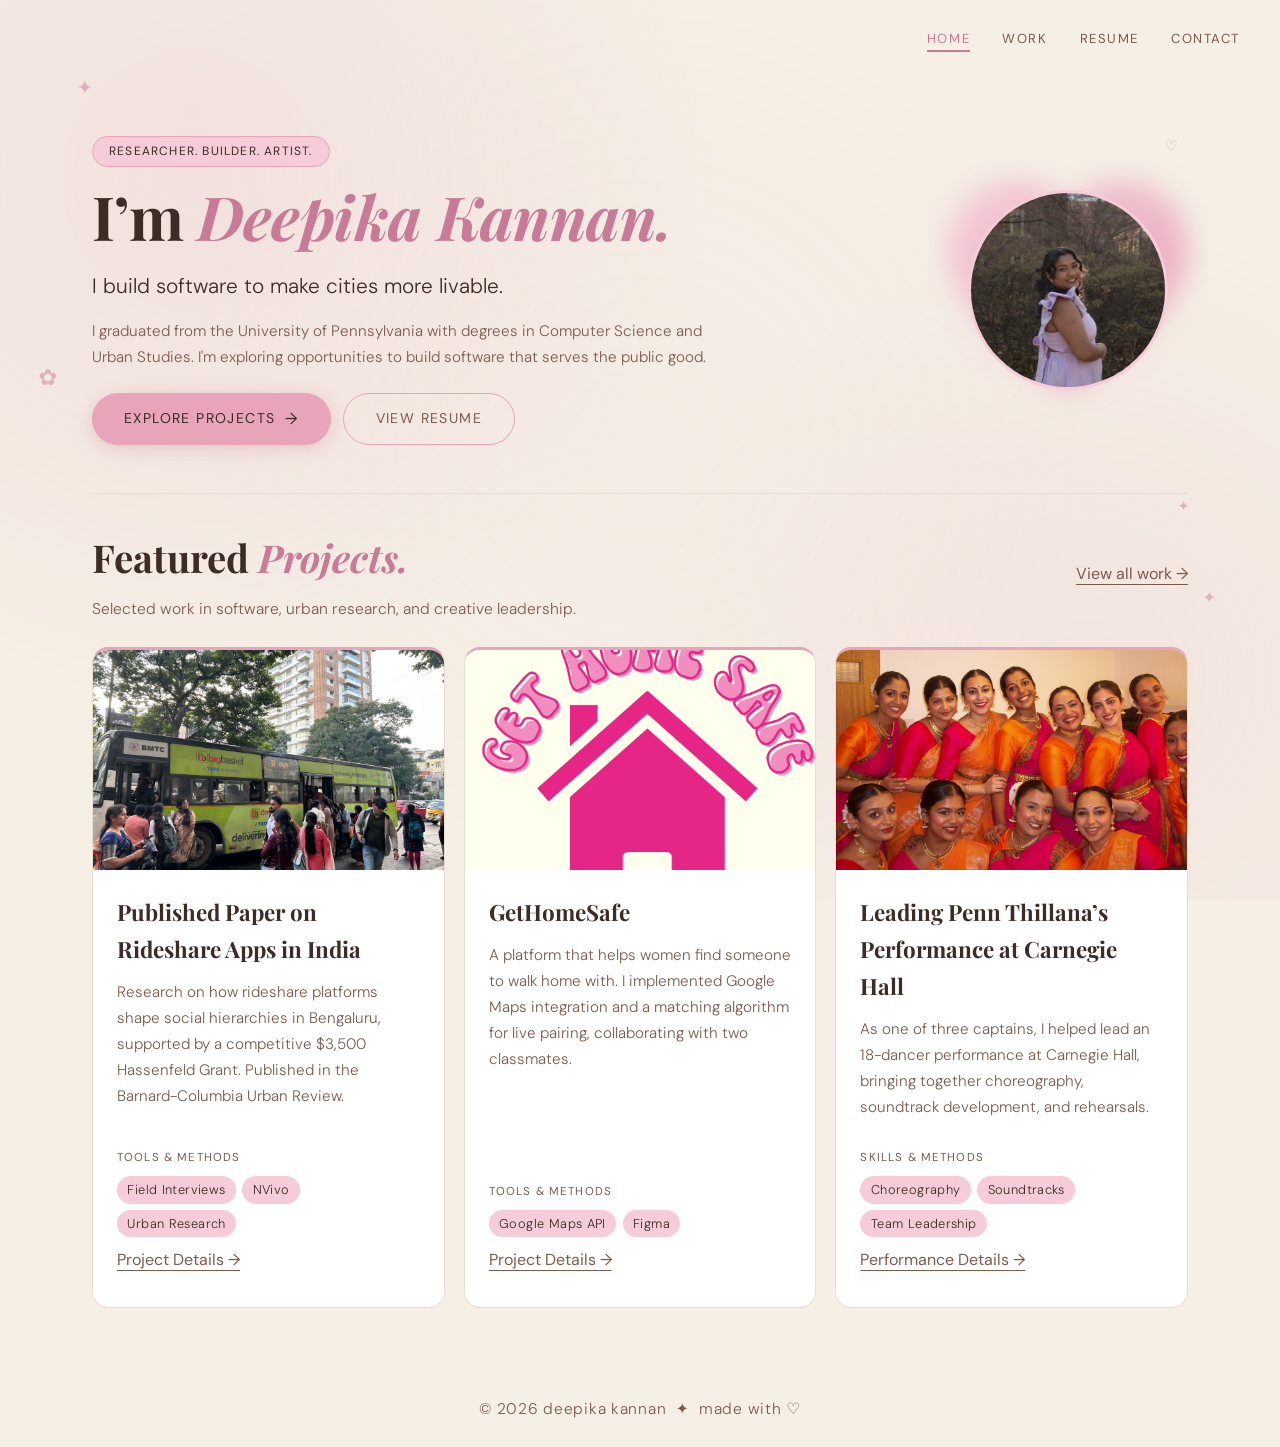
<file: index.html>
<!DOCTYPE html>
<html lang="en">
<head>
  <meta charset="UTF-8" />
  <meta name="viewport" content="width=device-width, initial-scale=1.0" />
  <title>Deepika Kannan | Software Engineer</title>
  <meta name="description" content="Deepika Kannan is a software engineer with a background in urban research and an interest in public-interest technology. Explore selected projects and work.">
  <link rel="preconnect" href="https://fonts.googleapis.com">
  <link rel="preconnect" href="https://fonts.gstatic.com" crossorigin>
  <link href="https://fonts.googleapis.com/css2?family=Playfair+Display:ital,wght@0,400;0,700;1,400&family=DM+Sans:ital,wght@0,300;0,400;1,300&display=swap" rel="stylesheet">
  <link rel="stylesheet" href="styles.css?v=cc1fc5e7da">
  <link rel="stylesheet" href="board.css?v=afcc39fd11">
  <style>
    /* ── heart frame (overrides .photo-frame from styles.css) ── */
    .photo-frame {
      position: relative;
      margin-bottom: 2.2rem;
      animation: fadeUp 0.9s ease both;
      display: flex;
      align-items: center;
      justify-content: center;
    }

    /* remove the old spinning ring */
    .photo-frame::before,
    .photo-frame::after {
      display: none;
    }

    .photo-frame img {
      width: 200px;
      height: 200px;
      border-radius: 50%;
      object-fit: cover;
      display: block;
      border: 3px solid var(--pink-light);
      position: relative;
      z-index: 2;
    }

    /* SVG heart sits behind the photo, pulses softly */
    .heart-bg {
      position: absolute;
      top: 50%;
      left: 50%;
      transform: translate(-50%, -50%);
      z-index: 1;
      animation: heartPulse 2.8s ease-in-out infinite;
      pointer-events: none;
    }

    @keyframes heartPulse {
      0%, 100% { transform: translate(-50%, -50%) scale(1);   opacity: 0.55; }
      50%       { transform: translate(-50%, -50%) scale(1.1); opacity: 0.85; }
    }
  </style>
</head>
<body class="home-page">

  <!-- floating decorations -->
  <span class="sparkle" aria-hidden="true">✦</span>
  <span class="sparkle" aria-hidden="true">♡</span>
  <span class="sparkle" aria-hidden="true">✿</span>
  <span class="sparkle" aria-hidden="true">✦</span>
  <span class="sparkle" aria-hidden="true">❋</span>
  <span class="sparkle" aria-hidden="true">♡</span>
  <span class="sparkle" aria-hidden="true">✦</span>
  <span class="sparkle" aria-hidden="true">✿</span>

  <header>
    <nav>
      <a href="index.html" class="active" aria-current="page">Home</a>
      <a href="work.html">Work</a>
      <a href="resume.html">Resume</a>
      <a href="contact.html">Contact</a>
    </nav>
  </header>

  <main class="home-main">
    <section class="home-hero" aria-labelledby="intro-title">
    <div class="photo-frame">
      <!-- soft blurred heart behind the photo -->
      <svg aria-hidden="true" class="heart-bg" width="280" height="260" viewBox="0 0 280 260" fill="none" xmlns="http://www.w3.org/2000/svg">
        <defs>
          <filter id="heartBlur" x="-30%" y="-30%" width="160%" height="160%">
            <feGaussianBlur stdDeviation="14" result="blur"/>
          </filter>
          <linearGradient id="heartGrad" x1="0%" y1="0%" x2="100%" y2="100%">
            <stop offset="0%"   stop-color="#f5ccd8"/>
            <stop offset="100%" stop-color="#e8a4b8"/>
          </linearGradient>
        </defs>
        <path
          d="M140 230 C140 230 20 160 20 90 C20 50 50 20 90 20 C112 20 132 32 140 50 C148 32 168 20 190 20 C230 20 260 50 260 90 C260 160 140 230 140 230Z"
          fill="url(#heartGrad)"
          filter="url(#heartBlur)"
        />
      </svg>

      <img
        src="assets/headshot.jpeg"
        alt="Portrait of Deepika Kannan"
      />
    </div>

    <div class="intro">
      <span class="tag">Researcher. Builder. Artist.</span>
      <h1 id="intro-title">I’m <em>Deepika Kannan.</em></h1>
      <p class="home-lead">I build software to make cities more livable.</p>
      <p class="cares">I graduated from the University of Pennsylvania with degrees in Computer Science and Urban Studies. I'm exploring opportunities to build software that serves the public good.</p>
      <div class="cta-wrap">
        <a href="work.html" class="btn btn-primary">explore projects <span class="arrow" aria-hidden="true">→</span></a>
        <a href="resume.html" class="btn btn-ghost">view resume</a>
      </div>
    </div>
    </section>

    <section class="featured-projects" id="featured-projects" aria-labelledby="featured-title">
      <div class="featured-heading">
        <div>
          <h2 class="section-title" id="featured-title">Featured <em>Projects.</em></h2>
          <p>Selected work in software, urban research, and creative leadership.</p>
        </div>
        <a href="work.html" class="home-work-link">View all work <span aria-hidden="true">→</span></a>
      </div>
      <div class="featured-grid">
        <a class="work-card featured-card-link" href="work.html#thesis">
          <img class="featured-card-image" src="assets/thesis-cover.jpg" alt="Cover of the Nobody Moves rideshare thesis" loading="lazy">
          <div class="work-card-body">
            <h3 class="work-card-title">Published Paper on Rideshare Apps in India</h3>
            <p class="work-card-desc">Research on how rideshare platforms shape social hierarchies in Bengaluru, supported by a competitive $3,500 Hassenfeld Grant. Published in the Barnard-Columbia Urban Review.</p>
            <p class="stack-label">Tools &amp; Methods</p>
            <div class="work-card-tags"><span class="work-tag">Field Interviews</span><span class="work-tag">NVivo</span><span class="work-tag">Urban Research</span></div>
            <span class="home-work-link">Project Details <span aria-hidden="true">→</span></span>
          </div>
        </a>
        <a class="work-card featured-card-link" href="work.html#gethomesafe">
          <img class="featured-card-image" src="assets/ghs.png" alt="GetHomeSafe project screenshot" loading="lazy">
          <div class="work-card-body">
            <h3 class="work-card-title">GetHomeSafe</h3>
            <p class="work-card-desc">A platform that helps women find someone to walk home with. I implemented Google Maps integration and a matching algorithm for live pairing, collaborating with two classmates.</p>
            <p class="stack-label">Tools &amp; Methods</p>
            <div class="work-card-tags"><span class="work-tag">Google Maps API</span><span class="work-tag">Figma</span></div>
            <span class="home-work-link">Project Details <span aria-hidden="true">→</span></span>
          </div>
        </a>
        <a class="work-card featured-card-link" href="work.html#thillana">
          <img class="featured-card-image" src="assets/carnegie.JPG" alt="Penn Thillana dancers performing at Carnegie Hall" loading="lazy">
          <div class="work-card-body">
            <h3 class="work-card-title">Leading Penn Thillana’s Performance at Carnegie Hall</h3>
            <p class="work-card-desc">As one of three captains, I helped lead an 18-dancer performance at Carnegie Hall, bringing together choreography, soundtrack development, and rehearsals.</p>
            <p class="stack-label">Skills &amp; Methods</p>
            <div class="work-card-tags"><span class="work-tag">Choreography</span><span class="work-tag">Soundtracks</span><span class="work-tag">Team Leadership</span></div>
            <span class="home-work-link">Performance Details <span aria-hidden="true">→</span></span>
          </div>
        </a>
      </div>
    </section>
  </main>

  <footer>
    <p>© <span id="year"></span> deepika kannan &nbsp;✦&nbsp; made with ♡</p>
  </footer>

  <script>
    document.getElementById("year").textContent = new Date().getFullYear();
  </script>
</body>
</html>
</file>
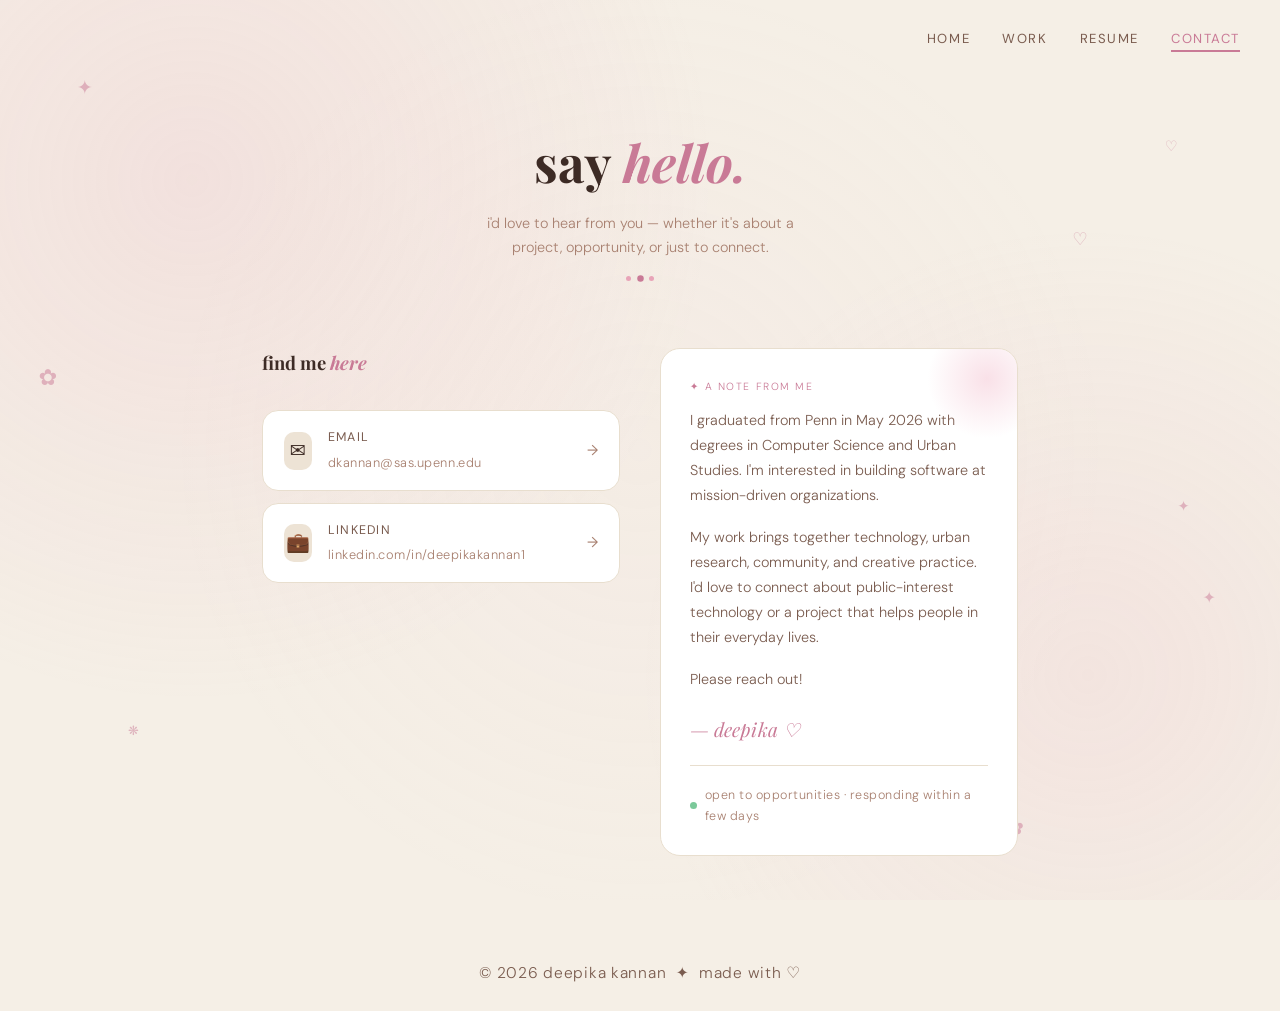
<file: contact.html>
<!DOCTYPE html>
<html lang="en">
<head>
  <meta charset="UTF-8" />
  <meta name="viewport" content="width=device-width, initial-scale=1.0" />
  <title>Contact | Deepika Kannan</title>
  <link rel="preconnect" href="https://fonts.googleapis.com">
  <link rel="preconnect" href="https://fonts.gstatic.com" crossorigin>
  <link href="https://fonts.googleapis.com/css2?family=Playfair+Display:ital,wght@0,400;0,700;1,400&family=DM+Sans:ital,wght@0,300;0,400;1,300&display=swap" rel="stylesheet">
  <link rel="stylesheet" href="styles.css?v=cc1fc5e7da">
  <style>

    .contact-page-header {
      position: relative;
      z-index: 5;
      text-align: center;
      padding: 2.5rem 2rem 0.5rem;
    }

    .contact-page-header h1 {
      font-family: var(--font-display);
      font-size: clamp(2rem, 5vw, 3.2rem);
      font-weight: 700;
      color: var(--text);
      margin-bottom: 0.4rem;
    }

    .contact-page-header h1 em {
      font-style: italic;
      color: var(--pink-deep);
    }

    .contact-page-header p {
      font-size: 0.9rem;
      color: var(--brown-light);
      line-height: 1.7;
      max-width: 360px;
      margin: 0 auto;
    }

    /* ── main layout: two columns on wider screens ── */
    .contact-body {
      position: relative;
      z-index: 5;
      display: grid;
      grid-template-columns: 1fr 1fr;
      gap: 2.5rem;
      max-width: 820px;
      margin: 2.5rem auto 5rem;
      padding: 0 2rem;
      align-items: start;
    }

    /* ── left: links list ── */
    .contact-links-col h2 {
      font-family: var(--font-display);
      font-size: 1.15rem;
      font-weight: 700;
      color: var(--text);
      margin-bottom: 1rem;
    }

    .contact-links-col h2 em {
      font-style: italic;
      color: var(--pink-deep);
    }

    .contact-links {
      display: flex;
      flex-direction: column;
      gap: 0.75rem;
    }

    .contact-link {
      display: flex;
      align-items: center;
      gap: 1rem;
      padding: 1rem 1.3rem;
      background: var(--white);
      border: 1px solid var(--beige-mid);
      border-radius: 16px;
      text-decoration: none;
      color: var(--text);
      transition: background 0.2s, border-color 0.2s, transform 0.2s, box-shadow 0.2s;
    }

    .contact-link:hover {
      background: var(--pink-light);
      border-color: var(--pink);
      transform: translateX(5px);
      box-shadow: 0 4px 18px rgba(201,122,150,0.13);
    }

    .contact-icon {
      width: 38px;
      height: 38px;
      border-radius: 10px;
      display: flex;
      align-items: center;
      justify-content: center;
      font-size: 1.1rem;
      flex-shrink: 0;
      background: var(--beige-dark);
      transition: background 0.2s;
    }

    .contact-link:hover .contact-icon {
      background: var(--pink);
    }

    .contact-text {
      flex: 1;
    }

    .contact-label {
      font-size: 0.78rem;
      font-weight: 400;
      letter-spacing: 0.1em;
      text-transform: uppercase;
      color: var(--brown);
      display: block;
      margin-bottom: 0.1rem;
      transition: color 0.2s;
    }

    .contact-link:hover .contact-label {
      color: var(--pink-deep);
    }

    .contact-value {
      font-size: 0.9rem;
      color: var(--text);
      font-weight: 300;
    }

    .contact-arrow {
      font-size: 0.9rem;
      color: var(--brown-light);
      transition: transform 0.2s, color 0.2s;
    }

    .contact-link:hover .contact-arrow {
      transform: translateX(3px);
      color: var(--pink-deep);
    }

    /* ── right: note card ── */
    .contact-note-col {
      position: sticky;
      top: 2rem;
    }

    .contact-note {
      background: var(--white);
      border: 1px solid var(--beige-mid);
      border-radius: 20px;
      padding: 1.8rem;
      position: relative;
      overflow: hidden;
    }

    /* soft pink blob in corner of card */
    .contact-note::before {
      content: '';
      position: absolute;
      top: -30px;
      right: -30px;
      width: 120px;
      height: 120px;
      border-radius: 50%;
      background: radial-gradient(circle, rgba(245,204,216,0.6) 0%, transparent 70%);
      pointer-events: none;
    }

    .note-tag {
      font-size: 0.65rem;
      letter-spacing: 0.15em;
      text-transform: uppercase;
      color: var(--pink-deep);
      margin-bottom: 0.8rem;
      display: block;
    }

    .contact-note p {
      font-size: 0.9rem;
      color: var(--text-light);
      line-height: 1.75;
      margin-bottom: 1rem;
    }

    .contact-note p:last-of-type {
      margin-bottom: 1.4rem;
    }

    .note-sign {
      font-family: var(--font-display);
      font-size: 1.2rem;
      font-style: italic;
      color: var(--pink-deep);
    }

    .note-divider {
      border: none;
      border-top: 1px solid var(--beige-mid);
      margin: 1.2rem 0;
    }

    .note-availability {
      display: flex;
      align-items: center;
      gap: 0.5rem;
      font-size: 0.78rem;
      color: var(--brown-light);
      letter-spacing: 0.04em;
    }

    .availability-dot {
      width: 7px;
      height: 7px;
      border-radius: 50%;
      background: #7bc99a;
      display: inline-block;
      box-shadow: 0 0 0 0 rgba(123,201,154,0.5);
      animation: ping 2s ease-in-out infinite;
      flex-shrink: 0;
    }

    @keyframes ping {
      0%, 100% { box-shadow: 0 0 0 0 rgba(123,201,154,0.5); }
      50%       { box-shadow: 0 0 0 5px rgba(123,201,154,0); }
    }

    /* ── responsive ── */
    @media (max-width: 620px) {
      .contact-body {
        grid-template-columns: 1fr;
        gap: 1.5rem;
        padding: 0 1.2rem;
        margin-top: 1.8rem;
      }

      .contact-note-col {
        position: static;
      }
    }

  </style>
</head>
<body>

  <span class="sparkle">✦</span>
  <span class="sparkle">♡</span>
  <span class="sparkle">✿</span>
  <span class="sparkle">✦</span>
  <span class="sparkle">❋</span>
  <span class="sparkle">♡</span>
  <span class="sparkle">✦</span>
  <span class="sparkle">✿</span>

  <header>
    <nav>
      <a href="index.html">Home</a>
      <a href="work.html">Work</a>
      <a href="resume.html">Resume</a>
      <a href="contact.html" class="active">Contact</a>
    </nav>
  </header>

  <div class="contact-page-header">
    <h1>say <em>hello.</em></h1>
    <p>i'd love to hear from you — whether it's about a project, opportunity, or just to connect.</p>
    <div class="divider-dots" style="margin-top:1rem;">
      <span></span><span></span><span></span>
    </div>
  </div>

  <div class="contact-body">

    <!-- left: contact links -->
    <div class="contact-links-col">
      <h2>find me <em>here</em></h2>
      <div class="contact-links">

        <!-- Email — update href -->
        <a class="contact-link" href="mailto:dkannan@sas.upenn.edu">
          <div class="contact-icon">✉️</div>
          <div class="contact-text">
            <span class="contact-label">email</span>
            <span class="contact-value">dkannan@sas.upenn.edu</span>
          </div>
          <span class="contact-arrow">→</span>
        </a>

        <!-- LinkedIn — update href -->
        <a class="contact-link" href="https://linkedin.com/in/deepikakannan1" target="_blank" rel="noopener">
          <div class="contact-icon">💼</div>
          <div class="contact-text">
            <span class="contact-label">linkedin</span>
            <span class="contact-value">linkedin.com/in/deepikakannan1</span>
          </div>
          <span class="contact-arrow">→</span>
        </a>

      </div>
    </div>

    <!-- right: personal note card -->
    <div class="contact-note-col">
      <div class="contact-note">
        <span class="note-tag">✦ a note from me</span>
        <p>I graduated from Penn in May 2026 with degrees in Computer Science and Urban Studies. I'm interested in building software at mission-driven organizations.</p>
        <p>My work brings together technology, urban research, community, and creative practice. I'd love to connect about public-interest technology or a project that helps people in their everyday lives.</p>
        <p>
          Please reach out!
        </p>
        <span class="note-sign">— deepika ♡</span>
        <hr class="note-divider">
        <div class="note-availability">
          <span class="availability-dot"></span>
          open to opportunities · responding within a few days
        </div>
      </div>
    </div>

  </div>

  <footer>
    <p>© <span id="year"></span> deepika kannan &nbsp;✦&nbsp; made with ♡</p>
  </footer>

  <script>
    document.getElementById("year").textContent = new Date().getFullYear();
  </script>
</body>
</html>
</file>
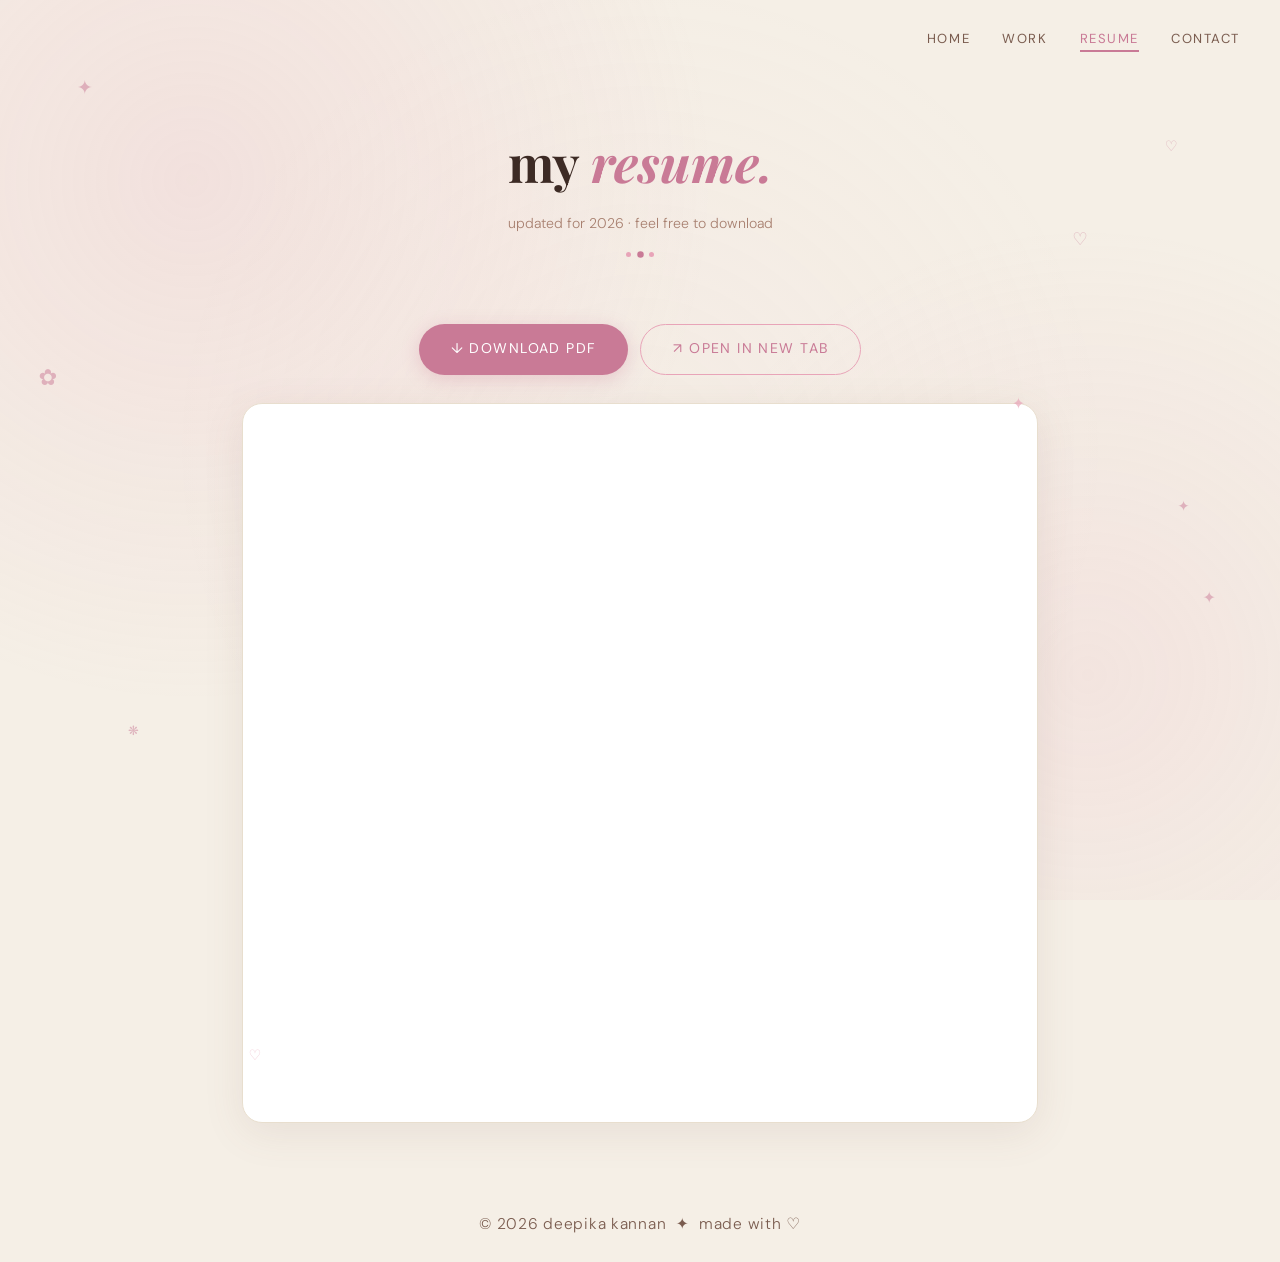
<file: resume.html>
<!DOCTYPE html>
<html lang="en">
<head>
  <meta charset="UTF-8" />
  <meta name="viewport" content="width=device-width, initial-scale=1.0" />
  <title>Resume | Deepika Kannan</title>
  <link rel="preconnect" href="https://fonts.googleapis.com">
  <link rel="preconnect" href="https://fonts.gstatic.com" crossorigin>
  <link href="https://fonts.googleapis.com/css2?family=Playfair+Display:ital,wght@0,400;0,700;1,400&family=DM+Sans:ital,wght@0,300;0,400;1,300&display=swap" rel="stylesheet">
  <link rel="stylesheet" href="styles.css?v=cc1fc5e7da">
  <style>

    .resume-page-header {
      position: relative;
      z-index: 5;
      text-align: center;
      padding: 2.5rem 2rem 1.5rem;
    }

    .resume-page-header h1 {
      font-family: var(--font-display);
      font-size: clamp(2rem, 5vw, 3.2rem);
      font-weight: 700;
      color: var(--text);
      margin-bottom: 0.4rem;
    }

    .resume-page-header h1 em {
      font-style: italic;
      color: var(--pink-deep);
    }

    .resume-page-header p {
      font-size: 0.88rem;
      color: var(--brown-light);
      margin-bottom: 0;
    }

    /* ── action buttons row ── */
    .resume-actions {
      position: relative;
      z-index: 5;
      display: flex;
      justify-content: center;
      gap: 0.75rem;
      flex-wrap: wrap;
      padding: 0 2rem 1.8rem;
    }

    /* ── PDF frame ── */
    .resume-viewer-wrap {
      position: relative;
      z-index: 5;
      max-width: 860px;
      margin: 0 auto 4rem;
      padding: 0 2rem;
    }

    .resume-viewer {
      width: 100%;
      height: 80vh;
      min-height: 520px;
      border-radius: 20px;
      overflow: hidden;
      border: 1px solid var(--beige-mid);
      box-shadow: 0 10px 40px rgba(122,92,79,0.1);
      background: var(--white);
    }

    .resume-viewer iframe {
      width: 100%;
      height: 100%;
      border: none;
      display: block;
    }

    /* fallback message shown if iframe can't load */
    .resume-fallback {
      display: none;
      flex-direction: column;
      align-items: center;
      justify-content: center;
      height: 100%;
      gap: 1rem;
      padding: 2rem;
      text-align: center;
    }

    .resume-fallback .fallback-icon {
      font-size: 3rem;
      opacity: 0.5;
    }

    .resume-fallback p {
      font-size: 0.9rem;
      color: var(--brown-light);
    }

    /* ── decorative corner flourish on the frame ── */
    .resume-viewer-wrap::before {
      content: '✦';
      position: absolute;
      top: -0.8rem;
      right: 2.8rem;
      font-size: 1rem;
      color: var(--pink);
      opacity: 0.7;
      animation: float 4s ease-in-out infinite;
    }

    .resume-viewer-wrap::after {
      content: '♡';
      position: absolute;
      bottom: 3.5rem;
      left: 2.4rem;
      font-size: 0.9rem;
      color: var(--pink);
      opacity: 0.6;
      animation: float 5s 1s ease-in-out infinite;
    }

    @media (max-width: 480px) {
      .resume-viewer-wrap { padding: 0 1rem; }
      .resume-viewer { height: 65vh; border-radius: 14px; }
    }

  </style>
</head>
<body>

  <span class="sparkle">✦</span>
  <span class="sparkle">♡</span>
  <span class="sparkle">✿</span>
  <span class="sparkle">✦</span>
  <span class="sparkle">❋</span>
  <span class="sparkle">♡</span>
  <span class="sparkle">✦</span>
  <span class="sparkle">✿</span>

  <header>
    <nav>
      <a href="index.html">Home</a>
      <a href="work.html">Work</a>
      <a href="resume.html" class="active">Resume</a>
      <a href="contact.html">Contact</a>
    </nav>
  </header>

  <div class="resume-page-header">
    <h1>my <em>resume.</em></h1>
    <p>updated for 2026 · feel free to download</p>
    <div class="divider-dots" style="margin-top:1rem;">
      <span></span><span></span><span></span>
    </div>
  </div>

  <div class="resume-actions">
    <!-- ↓ update href to your actual PDF path -->
    <a href="assets/deepika-kannan-resume.pdf" download class="btn btn-primary">
      ↓ download pdf
    </a>
    <a href="assets/deepika-kannan-resume.pdf" target="_blank" rel="noopener" class="btn btn-ghost">
      ↗ open in new tab
    </a>
  </div>

  <div class="resume-viewer-wrap">
    <div class="resume-viewer" id="resume-viewer">
      <!-- ↓ update src to your actual PDF path -->
      <iframe
        src="assets/deepika-kannan-resume.pdf"
        title="Deepika Kannan Resume"
        id="resume-iframe"
      ></iframe>

      <!-- shown if PDF can't render (e.g. mobile) -->
      <div class="resume-fallback" id="resume-fallback">
        <span class="fallback-icon">📄</span>
        <p>Your browser can't preview PDFs inline.<br>Use the buttons above to download or open it.</p>
        <a href="assets/deepika-kannan-resume.pdf" download class="btn btn-primary">↓ download resume</a>
        
        
      </div>
    </div>
  </div>

  <footer>
    <p>© <span id="year"></span> deepika kannan &nbsp;✦&nbsp; made with ♡</p>
  </footer>

  <script>
    document.getElementById("year").textContent = new Date().getFullYear();

    // Show fallback if the iframe fails to load (common on mobile Safari)
    const iframe = document.getElementById("resume-iframe");
    const fallback = document.getElementById("resume-fallback");

    iframe.addEventListener("error", () => {
      iframe.style.display = "none";
      fallback.style.display = "flex";
    });

    // On mobile, PDFs in iframes are unreliable — show fallback proactively
    if (/iPhone|iPad|iPod/i.test(navigator.userAgent)) {
      iframe.style.display = "none";
      fallback.style.display = "flex";
    }
  </script>
</body>
</html>
</file>
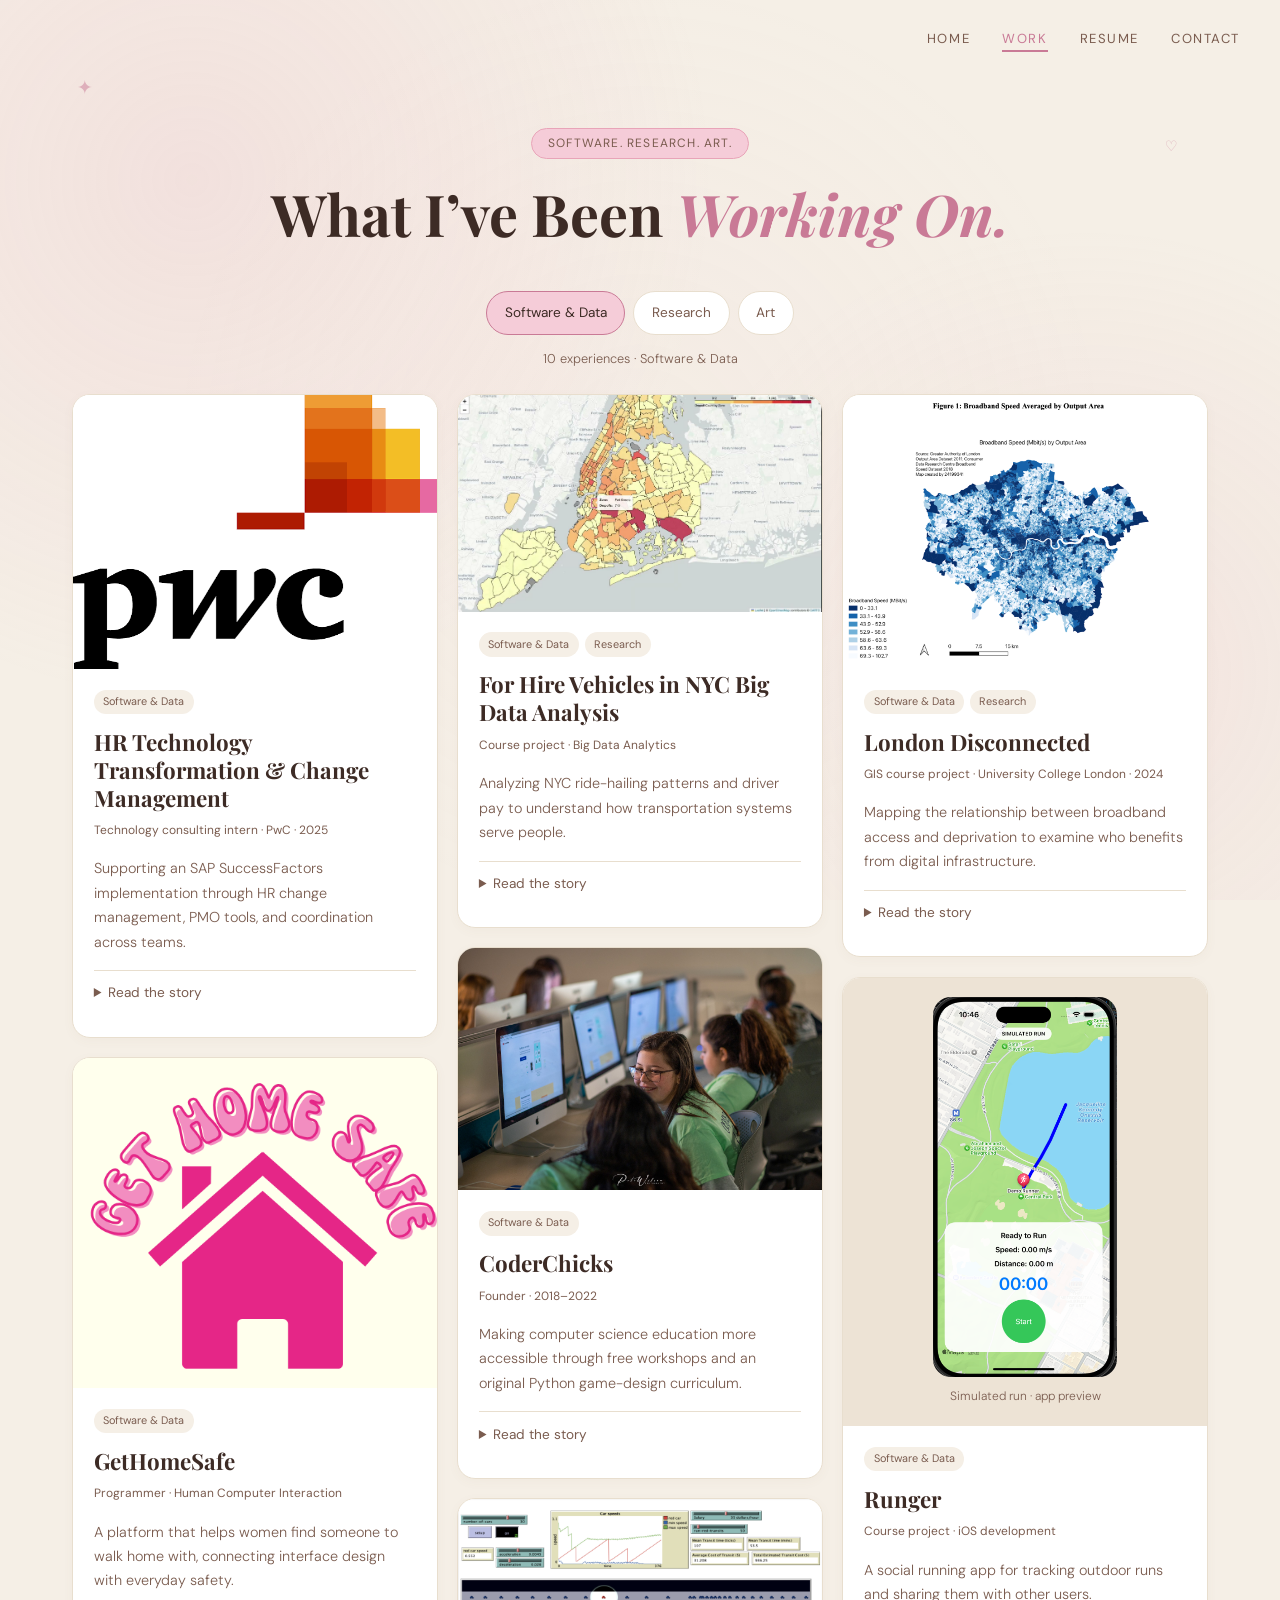
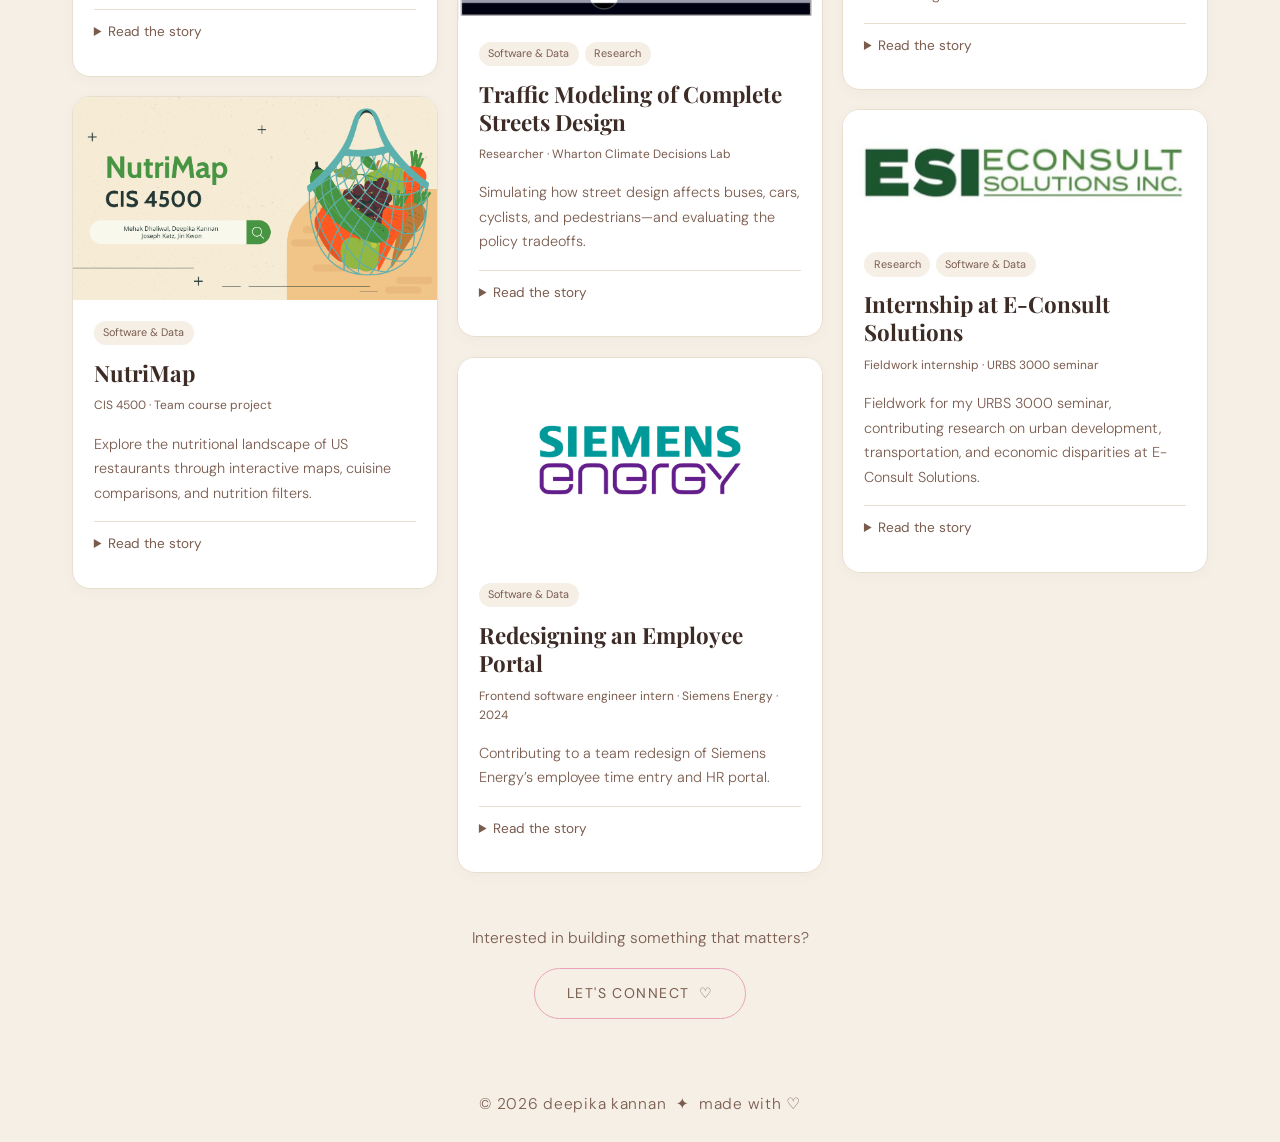
<file: work.html>
<!DOCTYPE html>
<html lang="en">
<head>
  <meta charset="UTF-8" />
  <meta name="viewport" content="width=device-width, initial-scale=1.0" />
  <title>Work | Deepika Kannan</title>
  <link rel="preconnect" href="https://fonts.googleapis.com">
  <link rel="preconnect" href="https://fonts.gstatic.com" crossorigin>
  <link href="https://fonts.googleapis.com/css2?family=Playfair+Display:ital,wght@0,400;0,700;1,400&family=DM+Sans:ital,wght@0,300;0,400;1,300&display=swap" rel="stylesheet">
  <link rel="stylesheet" href="styles.css?v=cc1fc5e7da">
  <link rel="stylesheet" href="board.css?v=afcc39fd11">
  <script src="board.js?v=bb4cd83f57" defer></script>
</head>
<body class="board-page">
  <span class="sparkle" aria-hidden="true">✦</span><span class="sparkle" aria-hidden="true">♡</span>
  <header><nav aria-label="Main navigation">
    <a href="index.html">Home</a><a href="work.html" class="active" aria-current="page">Work</a><a href="resume.html">Resume</a><a href="contact.html">Contact</a>
  </nav></header>
  <main>
    <div class="board-intro">
      <span class="tag">Software. Research. Art.</span>
      <h1>What I’ve Been <em>Working On.</em></h1>
    </div>
    <div class="board-controls" hidden>
      <div class="board-filters" role="group" aria-label="Filter experiences">
        <button type="button" data-filter="software" aria-pressed="true">Software &amp; Data</button>
        <button type="button" data-filter="research" aria-pressed="false">Research</button>
        <button type="button" data-filter="art" aria-pressed="false">Art</button>
      </div>
      <p id="board-count" role="status" aria-live="polite" aria-atomic="true"></p>
    </div>
    <div class="experience-board">
      <article class="experience-card" id="thesis" data-tags="research">
        <img class="experience-image" src="assets/thesis-cover.jpg" alt="Cover of the Nobody Moves rideshare thesis" loading="lazy">
        <div class="experience-body">
          <ul class="experience-tags" aria-label="Categories"><li>Research</li></ul>
          <h2>Published Senior Thesis: Impact of Rideshare Platforms on Social Hierarchies in Bengaluru</h2>
          <p class="experience-role">Published research · Penn Urban Studies</p>
          <p>Investigating how rideshare platforms shape social hierarchies, transportation inequality, and driver labor in Bengaluru. Published in the Spring 2026 Barnard-Columbia Urban Review, page 53.</p>
          <details><summary>Read the story<span class="sr-only">: Published Senior Thesis: Impact of Rideshare Platforms on Social Hierarchies in Bengaluru</span></summary><div class="experience-detail"><p>Selected through a highly competitive research grant process, I received a $3,500 Hassenfeld Grant to support my senior thesis. I conducted fieldwork with drivers, riders, and experts in Bengaluru and analyzed interviews using NVivo. The thesis examines class differences in transportation, congestion, and labor precarity. The full paper and presentation are available below.</p><p class="experience-tools"><strong>Tools &amp; methods</strong><br>Field interviews · NVivo · Qualitative analysis</p><div class="experience-links"><a href="https://www.bcurbanreview.com/spring-2026-journal">Read the published paper (page 53) <span aria-hidden="true">↗</span></a><a href="assets/Nobody Moves_ Rideshare Apps in Bengaluru.pdf">Read thesis (PDF) <span aria-hidden="true">↗</span></a><a href="assets/URBS presentation.pdf">View slides (PDF) <span aria-hidden="true">↗</span></a></div></div></details>
        </div>
      </article>
      <article class="experience-card" id="pwc" data-tags="software">
        <img class="experience-image experience-logo" src="assets/projects/pwc/logo.png" alt="PwC logo" width="638" height="480" loading="lazy">
        <div class="experience-body">
          <ul class="experience-tags" aria-label="Categories"><li>Software &amp; Data</li></ul>
          <h2>HR Technology Transformation &amp; Change Management</h2>
          <p class="experience-role">Technology consulting intern · PwC · 2025</p>
          <p>Supporting an SAP SuccessFactors implementation through HR change management, PMO tools, and coordination across teams.</p>
          <details><summary>Read the story<span class="sr-only">: HR Technology Transformation &amp; Change Management</span></summary><div class="experience-detail"><p>I contributed to an SAP SuccessFactors implementation for a media client, supporting the transition to a new HR platform. My project management office (PMO) work included preparing executive status updates and action trackers, tracking delivery, and coordinating deliverables across teams. I also arranged translated meetings for Japanese and English speakers.</p><p class="experience-tools"><strong>Tools &amp; methods</strong><br>SAP SuccessFactors · Jira · Excel · SharePoint · PMO tools · Change management</p></div></details>
        </div>
      </article>
      <article class="experience-card" id="gethomesafe" data-tags="software">
        <img class="experience-image" src="assets/ghs.png" alt="GetHomeSafe project screenshot" loading="lazy">
        <div class="experience-body">
          <ul class="experience-tags" aria-label="Categories"><li>Software &amp; Data</li></ul>
          <h2>GetHomeSafe</h2>
          <p class="experience-role">Programmer · Human Computer Interaction</p>
          <p>A platform that helps women find someone to walk home with, connecting interface design with everyday safety.</p>
          <details><summary>Read the story<span class="sr-only">: GetHomeSafe</span></summary><div class="experience-detail"><p>Collaborating with two classmates, I implemented the Google Maps API integration and a matching algorithm for live pairing. The team prototyped the experience in Figma.</p><p class="experience-tools"><strong>Tools &amp; methods</strong><br>Google Maps API · Figma</p><div class="experience-links"><a href="https://www.youtube.com/watch?v=xEIEMdesdaM">Watch demo <span aria-hidden="true">↗</span></a></div></div></details>
        </div>
      </article>
      <article class="experience-card" id="nutrimap" data-tags="software">
        <img class="nutrimap-image" src="assets/projects/nutrimap/pitch-deck-cover.png" alt="NutriMap CIS 4500 pitch deck cover with an illustrated bag of vegetables" width="2222" height="1242" loading="lazy">
        <div class="experience-body">
          <ul class="experience-tags" aria-label="Categories"><li>Software &amp; Data</li></ul>
          <h2>NutriMap</h2>
          <p class="experience-role">CIS 4500 · Team course project</p>
          <p>Explore the nutritional landscape of US restaurants through interactive maps, cuisine comparisons, and nutrition filters.</p>
          <details><summary>Read the story<span class="sr-only">: NutriMap</span></summary><div class="experience-detail"><p>Built on the Yelp Open Dataset and Food.com recipe dataset. The dashboard includes restaurant details, macro comparisons, healthy picks, and neighborhood-level trends.</p><p><strong>Database design &amp; organization:</strong> I organized a large dataset and created an entity relationship diagram (ERD) to document its structure and the relationships between entities.</p><p><strong>Queries &amp; mapping:</strong> I wrote complex queries integrating data from multiple sources and built map capabilities for exploring restaurant nutrition.</p><p><strong>Team collaboration:</strong> I worked collaboratively with my classmates using Git to manage our shared code. We also created a pitch deck presenting NutriMap, linked below alongside the project demo.</p><p class="experience-tools"><strong>Tools &amp; methods</strong><br>React · Node.js · PostgreSQL · Git · Data modeling (ERD)</p><div class="experience-links"><a href="https://docs.google.com/presentation/d/1sGXIgZwj0shJgk6W38GQvafb9GZ35UtCBjYtkrmSDKg/edit?usp=sharing">View pitch deck <span aria-hidden="true">↗</span></a><a href="https://drive.google.com/file/d/1BtelajqQlxU0rC_0_9lnxmng33rIC5I5/view?usp=sharing">Watch demo <span aria-hidden="true">↗</span></a></div></div></details>
        </div>
      </article>
      <article class="experience-card" id="nyc-fhv" data-tags="software research">
        <img class="project-photo" src="assets/projects/nyc-fhv/dropoff-map.png" alt="NYC map showing for-hire vehicle dropoff counts by zone" width="1758" height="1046" loading="lazy">
        <div class="experience-body">
          <ul class="experience-tags" aria-label="Categories"><li>Software &amp; Data</li><li>Research</li></ul>
          <h2>For Hire Vehicles in NYC Big Data Analysis</h2>
          <p class="experience-role">Course project · Big Data Analytics</p>
          <p>Analyzing NYC ride-hailing patterns and driver pay to understand how transportation systems serve people.</p>
          <details><summary>Read the story<span class="sr-only">: For Hire Vehicles in NYC Big Data Analysis</span></summary><div class="experience-detail"><p>Analyzed more than 5 million Uber and Lyft trips using Python and SQL. The presentation examines 2021 data, airport pickup patterns, and driver-pay prediction using linear regression, ridge regression, and XGBoost. Limitations include pandemic-era data and the distinction between driver pay and profit.</p><p class="experience-tools"><strong>Tools &amp; methods</strong><br>Python · SQL · Folium · Google Colab · XGBoost</p><div class="experience-links"><a href="https://colab.research.google.com/drive/18AD7nja9C9ktwmwYK44cZjdqXJo0qEjz?usp=sharing">Open Colab notebook <span aria-hidden="true">↗</span></a><a href="assets/projects/nyc-fhv/presentation.pdf">View presentation (PDF) <span aria-hidden="true">↗</span></a></div></div></details>
        </div>
      </article>
      <article class="experience-card" id="coderchicks" data-tags="software">
        <img class="project-photo" src="assets/projects/coderchicks/workshop.jpg" alt="CoderChicks workshop participants learning together at desktop computers" width="2576" height="1714" loading="lazy">
        <div class="experience-body">
          <ul class="experience-tags" aria-label="Categories"><li>Software &amp; Data</li></ul>
          <h2>CoderChicks</h2>
          <p class="experience-role">Founder · 2018–2022</p>
          <p>Making computer science education more accessible through free workshops and an original Python game-design curriculum.</p>
          <details><summary>Read the story<span class="sr-only">: CoderChicks</span></summary><div class="experience-detail"><p>Founded a nonprofit serving more than 450 girls in low-income communities through 25+ coding workshops. Led more than 50 volunteers and worked with local businesses to raise over $10,000 for workshops. Introduced a Python game-design curriculum at Sanford Middle School.</p><p class="experience-tools"><strong>Tools &amp; methods</strong><br>Python · Curriculum design · Volunteer leadership</p><div class="experience-links"><a href="https://coderchicks.wixsite.com/oursite/about">Visit the CoderChicks website <span aria-hidden="true">↗</span></a><a href="https://www.instagram.com/coderchicks/">CoderChicks on Instagram <span aria-hidden="true">↗</span></a></div></div></details>
        </div>
      </article>
      <article class="experience-card" id="complete-streets" data-tags="software research">
        <a href="assets/projects/complete-streets/traffic-simulation.png" aria-label="View full traffic simulation screenshot"><img class="project-photo" src="assets/projects/complete-streets/traffic-simulation.png" alt="NetLogo traffic simulation with car speed graphs, travel time and cost estimates, and a simulated lane of cars" width="2056" height="688" loading="lazy"></a>
        <div class="experience-body">
          <ul class="experience-tags" aria-label="Categories"><li>Software &amp; Data</li><li>Research</li></ul>
          <h2>Traffic Modeling of Complete Streets Design</h2>
          <p class="experience-role">Researcher · Wharton Climate Decisions Lab</p>
          <p>Simulating how street design affects buses, cars, cyclists, and pedestrians—and evaluating the policy tradeoffs.</p>
          <details><summary>Read the story<span class="sr-only">: Traffic Modeling of Complete Streets Design</span></summary><div class="experience-detail"><p>Developed an agent-based transportation model in NetLogo to evaluate Complete Streets policies in Philadelphia. Analyzed 40 datasets with Python and pandas for transportation performance and return on investment, and presented findings at Penn research and climate events.</p><p class="experience-tools"><strong>Tools &amp; methods</strong><br>NetLogo · Python · pandas · Agent-based modeling</p><div class="experience-links"><a href="https://docs.google.com/presentation/d/1QKbJWsBLbe3I8w5T_R54JOOg1YWcX2ji/edit?usp=sharing&amp;ouid=108037227120086813030&amp;rtpof=true&amp;sd=true">View research presentation <span aria-hidden="true">↗</span></a></div></div></details>
        </div>
      </article>
      <article class="experience-card" id="energy" data-tags="software">
        <img class="experience-image experience-logo" src="assets/projects/siemens-energy/logo.png" alt="Siemens Energy logo" width="4320" height="2430" loading="lazy">
        <div class="experience-body">
          <ul class="experience-tags" aria-label="Categories"><li>Software &amp; Data</li></ul>
          <h2>Redesigning an Employee Portal</h2>
          <p class="experience-role">Frontend software engineer intern · Siemens Energy · 2024</p>
          <p>Contributing to a team redesign of Siemens Energy’s employee time entry and HR portal.</p>
          <details><summary>Read the story<span class="sr-only">: Redesigning an Employee Portal</span></summary><div class="experience-detail"><p>As a frontend software engineer intern, I worked collaboratively with a team to help redesign the interface for Siemens Energy’s time entry and HR portal. My contribution focused on frontend development for the employee-facing portal.</p><p class="experience-tools"><strong>Focus &amp; methods</strong><br>Frontend development · Interface redesign · Team collaboration</p></div></details>
        </div>
      </article>
      <article class="experience-card" id="broadband" data-tags="software research">
        <img class="experience-image" src="assets/broadband.png" alt="London broadband access project visualization" loading="lazy">
        <div class="experience-body">
          <ul class="experience-tags" aria-label="Categories"><li>Software &amp; Data</li><li>Research</li></ul>
          <h2>London Disconnected</h2>
          <p class="experience-role">GIS course project · University College London · 2024</p>
          <p>Mapping the relationship between broadband access and deprivation to examine who benefits from digital infrastructure.</p>
          <details><summary>Read the story<span class="sr-only">: London Disconnected</span></summary><div class="experience-detail"><p>Used spatial analysis to investigate broadband access, usage, and socioeconomic deprivation across London. The research found that broadband speed aligned more strongly with income levels than actual usage.</p><p class="experience-tools"><strong>Tools &amp; methods</strong><br>GIS · Spatial analysis · Infrastructure research</p><div class="experience-links"><a href="assets/Broadband Access in London.pdf">Read report (PDF) <span aria-hidden="true">↗</span></a></div></div></details>
        </div>
      </article>
      <article class="experience-card" id="runger" data-tags="software">
        <figure class="runger-preview"><a href="assets/projects/runger/run-screen.png" aria-label="View full Runger screenshot"><img src="assets/projects/runger/run-screen.png" alt="Runger simulated-run screen with a Central Park map, route, speed, distance, timer, and Start button" width="726" height="1504" loading="lazy"></a><figcaption>Simulated run · app preview</figcaption></figure>
        <div class="experience-body">
          <ul class="experience-tags" aria-label="Categories"><li>Software &amp; Data</li></ul>
          <h2>Runger</h2>
          <p class="experience-role">Course project · iOS development</p>
          <p>A social running app for tracking outdoor runs and sharing them with other users.</p>
          <details><summary>Read the story<span class="sr-only">: Runger</span></summary><div class="experience-detail"><p>A team-built iOS running app with location tracking and Apple HealthKit. My contribution focused on persistent data and the views for saving runs and reviewing saved runs.</p><p class="experience-tools"><strong>Tools &amp; methods</strong><br>Swift · iOS · Apple HealthKit · Persistent data</p><div class="experience-links"><a href="https://github.com/kriyip/runger">View source on GitHub <span aria-hidden="true">↗</span></a></div></div></details>
        </div>
      </article>
      <article class="experience-card" id="thillana" data-tags="art">
        <img class="experience-image" src="assets/carnegie.JPG" alt="Penn Thillana dancers performing at Carnegie Hall" loading="lazy">
        <div class="experience-body">
          <ul class="experience-tags" aria-label="Categories"><li>Art</li></ul>
          <h2>Leading Penn Thillana’s Performance at Carnegie Hall</h2>
          <p class="experience-role">Captain &amp; former marketing chair · Penn Thillana</p>
          <p>Leading choreography, soundtrack development, and rehearsals to bring Penn Thillana’s performance to Carnegie Hall.</p>
          <details><summary>Read the story<span class="sr-only">: Leading Penn Thillana’s Performance at Carnegie Hall</span></summary><div class="experience-detail"><p>Led a 25-person dance team, choreographed performances, developed soundtracks, and organized rehearsals. As one of three captains in 2025, I helped lead the preparation and delivery of an 18-dancer performance at Carnegie Hall. Also created promotional materials, branding, and merchandise as marketing chair.</p><p class="experience-tools"><strong>Tools &amp; methods</strong><br>Choreography · Soundtracks · Visual design · Team leadership</p><div class="experience-links"><a href="https://youtu.be/BNOWYauq6D4">Watch Carnegie Hall Performance <span aria-hidden="true">↗</span></a></div></div></details>
        </div>
      </article>
      <article class="experience-card" id="documentary" data-tags="art research">
        <img class="project-photo" src="assets/projects/documentary/pgdi-group.jpg" alt="Penn Global Documentary Institute group standing together on a wooden dock beside the water" width="2048" height="1362" loading="lazy">
        <div class="experience-body">
          <ul class="experience-tags" aria-label="Categories"><li>Art</li><li>Research</li></ul>
          <h2>Film Production &amp; Ethnographic Research in Uganda</h2>
          <p class="experience-role">Sound production · Penn Global Documentary Institute · 2024</p>
          <p>Fully funded travel to Uganda and South Africa with the Penn Global Documentary Institute, contributing sound production to two documentary films.</p>
          <details><summary>Read the story<span class="sr-only">: Film Production &amp; Ethnographic Research in Uganda</span></summary><div class="experience-detail">
            <p>I was selected for a fully funded program that took me to Uganda and South Africa. In Uganda, I worked on the production teams for <em>Days Between Rest</em> and <em>The Cave Synagogue</em>, contributing sound production to documentaries about Black Jewish communities.</p>
            <p>My work combined documentary filmmaking with ethnographic research in Mbale. I supported interview sound production and collaborated with local translators on 20 interviews from Luganda to English. I also created promotional material for a Philadelphia museum screening.</p>
            <p class="experience-tools"><strong>Tools &amp; methods</strong><br>Sound production · Ethnographic interviews · Documentary filmmaking · Team collaboration</p>
            <div class="experience-links">
              <a href="https://youtu.be/7G64rzu8uVU">Watch Days Between Rest trailer <span aria-hidden="true">↗</span></a>
              <a href="https://youtu.be/uDNO3p6BuGU">Watch The Cave Synagogue trailer <span aria-hidden="true">↗</span></a>
              <a href="https://www.imdb.com/name/nm16643106/">View my IMDb profile <span aria-hidden="true">↗</span></a>
            </div>
          </div></details>
        </div>
      </article>
      <article class="experience-card" id="urban-studies-design" data-tags="art">
        <a href="assets/projects/urban-studies-design/hoodie-design.jpg" aria-label="View full image: Design for Penn Urban Studies"><img class="project-photo" src="assets/projects/urban-studies-design/hoodie-design.jpg" alt="Front and back of a cream Penn Urban Studies hoodie with green lettering and urban illustrations" width="2188" height="1878" loading="lazy"></a>
        <div class="experience-body">
          <ul class="experience-tags" aria-label="Categories"><li>Art</li></ul>
          <h2>Design for Penn Urban Studies</h2>
          <p class="experience-role">Communications assistant · Penn Urban Studies</p>
          <p>Designing department hoodies, brochures, and Instagram flyers for the Urban Studies community.</p>
          <details><summary>Read the story<span class="sr-only">: Design for Penn Urban Studies</span></summary><div class="experience-detail"><p>As a communications assistant for Penn’s Urban Studies department, I created visual materials across apparel, print, and social media. My work included hoodies for the major, department brochures, and Instagram flyers. The hoodie design and linked social media sample show examples of this work.</p><p class="experience-tools"><strong>Tools &amp; methods</strong><br>Visual design · Print design · Apparel design · Social media</p><div class="experience-links"><a href="https://www.instagram.com/p/DUTSGBtji2q/">View Sample Work on Instagram <span aria-hidden="true">↗</span></a></div></div></details>
        </div>
      </article>
      <article class="experience-card" id="photography" data-tags="art">
        <a href="assets/projects/photography/graduation-portrait.jpeg" aria-label="View full image: Photography Freelancing"><img class="project-photo" src="assets/projects/photography/graduation-portrait.jpeg" alt="Five graduates in gowns seated among library bookshelves holding books" width="1206" height="1592" loading="lazy"></a>
        <div class="experience-body">
          <ul class="experience-tags" aria-label="Categories"><li>Art</li></ul>
          <h2>Photography Freelancing</h2>
          <p class="experience-role">Photographer · deesigned123</p>
          <p>Graduation portraits celebrating students and the friendships they built along the way.</p>
          <details><summary>Read the story<span class="sr-only">: Photography Freelancing</span></summary><div class="experience-detail"><p>I photograph graduation shoots, creating individual and group portraits to mark the end of students’ time at university. This library portrait is a sample of my work; more photographs are available on my photography Instagram.</p><p class="experience-tools"><strong>Tools &amp; methods</strong><br>Portrait photography · Group photography · Composition</p><div class="experience-links"><a href="https://www.instagram.com/deesigned123/">Explore More Photography on Instagram <span aria-hidden="true">↗</span></a></div></div></details>
        </div>
      </article>
      <article class="experience-card" id="film-culture" data-tags="art">
        <img class="experience-image experience-logo" src="assets/projects/film-culture/logo.png" alt="Film Culture Program, Gregory College House logo" width="659" height="494" loading="lazy">
        <div class="experience-body">
          <ul class="experience-tags" aria-label="Categories"><li>Art</li></ul>
          <h2>Film Culture Program Manager</h2>
          <p class="experience-role">Teaching assistant · Penn Film Culture Program</p>
          <p>Creating a film series around displacement and making space for conversation after each screening.</p>
          <details><summary>Read the story<span class="sr-only">: Film Culture Program Manager</span></summary><div class="experience-detail"><p>Curated 15 films around a self-created theme of displacement, facilitated weekly screenings and discussion for a class of 80 students, and managed attendance.</p><p class="experience-tools"><strong>Tools &amp; methods</strong><br>Film curation · Discussion facilitation · Teaching</p></div></details>
        </div>
      </article>
      <article class="experience-card" id="penn-abroad" data-tags="art">
        <img class="project-photo" src="assets/projects/penn-abroad/semester-abroad.jpg" alt="Deepika in front of Buckingham Palace during her semester abroad in London" width="1190" height="1200" loading="lazy">
        <div class="experience-body">
          <ul class="experience-tags" aria-label="Categories"><li>Art</li></ul>
          <h2>Study Abroad Global Correspondant</h2>
          <p class="experience-role">Global correspondent · Penn Abroad</p>
          <p>Encouraging fellow students to study abroad through original content and conversations about life overseas.</p>
          <details><summary>Read the story<span class="sr-only">: Study Abroad Global Correspondant</span></summary><div class="experience-detail"><p>As a Penn Abroad Global Correspondent, I created original social media content, blog posts, and day-in-the-life videos to encourage fellow students to study abroad. Drawing on my semester at University College London, I shared a personal view of life and learning overseas.</p><p>I also spoke at two send-off student panels, sharing my study abroad experience with students preparing for their own time abroad.</p><p class="experience-tools"><strong>Tools &amp; methods</strong><br>Social media content · Blog writing · Video storytelling · Public speaking</p><div class="experience-links"><a href="https://global.upenn.edu/pennabroad/whats-next-after-study-abroad/">Read my blog: What’s next after Study Abroad? <span aria-hidden="true">↗</span></a><a href="https://www.instagram.com/reel/DBeKUfFqz-0/">Watch my Penn Abroad Instagram reel <span aria-hidden="true">↗</span></a></div></div></details>
        </div>
      </article>
      <article class="experience-card" id="econsult" data-tags="research software">
        <img class="experience-image experience-logo" src="assets/projects/econsult/esi-logo.jpeg" alt="ESI Econsult Solutions Inc. logo" width="738" height="246" loading="lazy">
        <div class="experience-body">
          <ul class="experience-tags" aria-label="Categories"><li>Research</li><li>Software &amp; Data</li></ul>
          <h2>Internship at E-Consult Solutions</h2>
          <p class="experience-role">Fieldwork internship · URBS 3000 seminar</p>
          <p>Fieldwork for my URBS 3000 seminar, contributing research on urban development, transportation, and economic disparities at E-Consult Solutions.</p>
          <details><summary>Read the story<span class="sr-only">: Internship at E-Consult Solutions</span></summary><div class="experience-detail"><p>As part of my URBS 3000 seminar fieldwork, I contributed research on office-to-residential conversions, SEPTA service changes, and spending patterns. I also used Excel to visualize racial disparities in bank lending in Philadelphia for a client deliverable.</p><p class="experience-tools"><strong>Tools &amp; methods</strong><br>Excel · Economic research · Data visualization</p></div></details>
        </div>
      </article>
      <article class="experience-card" id="gardens" data-tags="research">
        <img class="project-photo" src="assets/projects/community-gardens/garden.jpeg" alt="Community garden with planting beds and the Philadelphia skyline in the background" width="547" height="365" loading="lazy">
        <div class="experience-body">
          <ul class="experience-tags" aria-label="Categories"><li>Research</li></ul>
          <h2>Karen Refugees &amp; Community Gardens</h2>
          <p class="experience-role">Qualitative research · Philadelphia</p>
          <p>Exploring the role of community gardens in the lives of Karen refugees in Philadelphia through qualitative interviews.</p>
          <details><summary>Read the story<span class="sr-only">: Karen Refugees &amp; Community Gardens</span></summary><div class="experience-detail"><p>I conducted qualitative interviews with community members to understand the role of community gardens in the lives of Karen refugees in Philadelphia.</p><p class="experience-tools"><strong>Tools &amp; methods</strong><br>Qualitative interviews · Community research</p><div class="experience-links"><a href="https://docs.google.com/document/d/17t3r-8416XaCLsKaiO6vCAXxw4NcXDzy_FqHdCZXFlU/edit?usp=sharing">Read the research document <span aria-hidden="true">↗</span></a></div></div></details>
        </div>
      </article>
      <article class="experience-card" id="formosa" data-tags="research">
        <a href="assets/projects/formosa/land-use-map.png" aria-label="View full Louisiana land use map"><img class="project-photo" src="assets/projects/formosa/land-use-map.png" alt="Map of St. James Parish showing industrial sites, residential communities, and impacts of the 2014 land use plan; credited to Justin Kray for RISE St. James and Louisiana Bucket Brigade" width="1084" height="1378" loading="lazy"></a>
        <div class="experience-body">
          <ul class="experience-tags" aria-label="Categories"><li>Research</li></ul>
          <h2>Social Impact Assessment of Petrochemical Factory in Louisiana</h2>
          <p class="experience-role">Course project · University College London</p>
          <p>Examining the social and environmental implications of the proposed Formosa Plastics Sunshine Project in Louisiana.</p>
          <details><summary>Read the story<span class="sr-only">: Social Impact Assessment of Petrochemical Factory in Louisiana</span></summary><div class="experience-detail"><p>I conducted a social impact assessment of the proposed Formosa Plastics Sunshine Project in Louisiana, following a rigorous assessment framework. Through archival research, I examined the history of enslaved people in the area alongside environmental concerns and the potential effects of petrochemical development on surrounding communities.</p><p class="experience-tools"><strong>Tools &amp; methods</strong><br>Archival research · Social impact assessment · Historical analysis · Environmental concerns</p><div class="experience-links"><a href="https://docs.google.com/document/d/1CYjgJ9D9yhvduUsH6ECLRNc5bXUKb2EDXPH6dWbqQp0/edit?usp=sharing">Read the Social Impact Assessment <span aria-hidden="true">↗</span></a></div></div></details>
        </div>
      </article>
    </div>
    <div class="board-end"><p>Interested in building something that matters?</p><a class="btn btn-ghost" href="contact.html">let's connect <span aria-hidden="true">♡</span></a></div>
  </main>
  <footer><p>© <span id="year"></span> deepika kannan &nbsp;✦&nbsp; made with ♡</p></footer>
</body>
</html>
</file>
<file: styles.css>
/* ============================================================
   styles.css — Deepika Kannan personal site
   Shared across: index.html, work.html, resume.html, contact.html
   ============================================================ */

/* ── Google Fonts (also linked in <head> of each HTML file) ── */
@import url('https://fonts.googleapis.com/css2?family=Playfair+Display:ital,wght@0,400;0,700;1,400&family=DM+Sans:ital,wght@0,300;0,400;1,300&display=swap');


/* ============================================================
   1. DESIGN TOKENS
   ============================================================ */
:root {
  /* colour palette */
  --beige:         #f5efe6;
  --beige-dark:    #ede3d5;
  --beige-mid:     #e8dece;
  --pink:          #e8a4b8;
  --pink-light:    #f5ccd8;
  --pink-deep:     #c97a96;
  --brown:         #7a5c4f;
  --brown-light:   #a88070;
  --text:          #3d2b25;
  --text-light:    #7a5c4f;
  --white:         #fff;

  /* typography */
  --font-display: 'Playfair Display', Georgia, serif;
  --font-body:    'DM Sans', system-ui, sans-serif;

  /* spacing */
  --nav-height: 80px;

  /* transitions */
  --ease-out: cubic-bezier(0.22, 1, 0.36, 1);
}


/* ============================================================
   2. RESET & BASE
   ============================================================ */
*, *::before, *::after {
  margin: 0;
  padding: 0;
  box-sizing: border-box;
}

html {
  scroll-behavior: smooth;
}

body {
  background-color: var(--beige);
  color: var(--text);
  font-family: var(--font-body);
  font-weight: 300;
  line-height: 1.65;
  min-height: 100vh;
  overflow-x: hidden;
  /* custom pink cursor dot */
  cursor: url("data:image/svg+xml,%3Csvg xmlns='http://www.w3.org/2000/svg' width='20' height='20' viewBox='0 0 20 20'%3E%3Ccircle cx='10' cy='10' r='4' fill='%23e8a4b8' opacity='0.8'/%3E%3C/svg%3E") 10 10, auto;
}

/* soft pink radial blobs in background */
body::before {
  content: '';
  position: fixed;
  inset: 0;
  background-image:
    radial-gradient(circle at 15% 20%, rgba(232,164,184,0.18) 0%, transparent 40%),
    radial-gradient(circle at 85% 75%, rgba(232,164,184,0.14) 0%, transparent 35%),
    radial-gradient(circle at 50% 50%, rgba(245,204,216,0.08) 0%, transparent 60%);
  pointer-events: none;
  z-index: 0;
}

img {
  display: block;
  max-width: 100%;
}

a {
  color: inherit;
}


/* ============================================================
   3. FLOATING SPARKLE DECORATIONS
   (add 8 × <span class="sparkle"> glyphs at top of <body>)
   ============================================================ */
.sparkle {
  position: fixed;
  pointer-events: none;
  font-size: 1rem;
  color: var(--pink-deep);
  animation: float 6s ease-in-out infinite;
  opacity: 0.5;
  z-index: 1;
}

/* positions — feel free to tweak per-page with inline style if needed */
.sparkle:nth-child(1)  { top: 8%;  left: 6%;   animation-delay: 0s;    font-size: 1.2rem; }
.sparkle:nth-child(2)  { top: 15%; right: 8%;  animation-delay: 1s;    font-size: 0.9rem; }
.sparkle:nth-child(3)  { top: 40%; left: 3%;   animation-delay: 2s;    font-size: 1.4rem; }
.sparkle:nth-child(4)  { top: 65%; right: 5%;  animation-delay: 0.5s;  font-size: 1rem;   }
.sparkle:nth-child(5)  { top: 80%; left: 10%;  animation-delay: 3s;    font-size: 0.8rem; }
.sparkle:nth-child(6)  { top: 25%; right: 15%; animation-delay: 1.5s;  font-size: 1.1rem; }
.sparkle:nth-child(7)  { top: 55%; left: 92%;  animation-delay: 2.5s;  font-size: 0.9rem; }
.sparkle:nth-child(8)  { top: 90%; right: 20%; animation-delay: 4s;    font-size: 1.3rem; }


/* ============================================================
   4. NAVIGATION / HEADER
   ============================================================ */
header {
  position: relative;
  z-index: 10;
  padding: 1.5rem 2.5rem;
  height: var(--nav-height);
  display: flex;
  align-items: center;
}

nav {
  display: flex;
  justify-content: flex-end;
  align-items: center;
  gap: 2rem;
  width: 100%;
}

nav a {
  font-family: var(--font-body);
  font-size: 0.82rem;
  font-weight: 400;
  letter-spacing: 0.12em;
  text-transform: uppercase;
  color: var(--brown);
  text-decoration: none;
  position: relative;
  padding-bottom: 2px;
  transition: color 0.2s;
}

nav a::after {
  content: '';
  position: absolute;
  bottom: 0;
  left: 0;
  width: 0;
  height: 1.5px;
  background: var(--pink-deep);
  transition: width 0.25s ease;
}

nav a:hover         { color: var(--pink-deep); }
nav a:hover::after  { width: 100%; }

/* active page indicator */
nav a.active {
  color: var(--pink-deep);
}
nav a.active::after {
  width: 100%;
}


/* ============================================================
   5. FOOTER
   ============================================================ */
footer {
  position: relative;
  z-index: 5;
  text-align: center;
  padding: 1.5rem;
  font-size: 0.75rem;
  color: var(--brown-light);
  letter-spacing: 0.06em;
}


/* ============================================================
   6. SHARED COMPONENTS
   ============================================================ */

/* pill / badge tag */
.tag {
  display: inline-block;
  font-family: var(--font-body);
  font-size: 0.75rem;
  font-weight: 400;
  letter-spacing: 0.18em;
  text-transform: uppercase;
  color: var(--pink-deep);
  background: var(--pink-light);
  border: 1px solid var(--pink);
  border-radius: 20px;
  padding: 0.3rem 1rem;
}

/* dot divider  ·  ●  · */
.divider-dots {
  display: flex;
  justify-content: center;
  gap: 0.4rem;
  margin: 1.2rem 0;
}

.divider-dots span {
  width: 5px;
  height: 5px;
  border-radius: 50%;
  background: var(--pink);
  display: inline-block;
}

.divider-dots span:nth-child(2) {
  background: var(--pink-deep);
  transform: scale(1.3);
}

/* thin rule divider */
.divider-line {
  border: none;
  border-top: 1px solid var(--beige-mid);
  margin: 2rem 0;
}

/* page section wrapper */
.section {
  position: relative;
  z-index: 5;
  padding: 3rem 2rem;
  max-width: 900px;
  margin: 0 auto;
}

/* section heading style */
.section-title {
  font-family: var(--font-display);
  font-size: clamp(1.6rem, 3.5vw, 2.4rem);
  font-weight: 700;
  color: var(--text);
  margin-bottom: 0.4rem;
}

.section-title em {
  font-style: italic;
  color: var(--pink-deep);
}

/* body text */
p {
  font-size: 0.97rem;
  color: var(--text-light);
  line-height: 1.75;
  margin-bottom: 1rem;
}

p:last-child {
  margin-bottom: 0;
}


/* ============================================================
   7. BUTTONS
   ============================================================ */

/* primary filled pill button */
.btn {
  display: inline-flex;
  align-items: center;
  gap: 0.6rem;
  font-family: var(--font-body);
  font-size: 0.88rem;
  font-weight: 400;
  letter-spacing: 0.1em;
  text-transform: uppercase;
  text-decoration: none;
  border: none;
  border-radius: 30px;
  padding: 0.8rem 2rem;
  cursor: pointer;
  transition: background 0.25s, transform 0.2s, box-shadow 0.2s;
}

.btn-primary {
  color: var(--white);
  background: var(--pink-deep);
  box-shadow: 0 4px 18px rgba(201,122,150,0.3);
}

.btn-primary:hover {
  background: var(--brown);
  transform: translateY(-2px);
  box-shadow: 0 7px 24px rgba(122,92,79,0.25);
}

/* ghost / outlined button */
.btn-ghost {
  color: var(--pink-deep);
  background: transparent;
  border: 1.5px solid var(--pink);
}

.btn-ghost:hover {
  background: var(--pink-light);
  border-color: var(--pink-deep);
  transform: translateY(-2px);
}

/* arrow nudge inside buttons */
.btn .arrow {
  font-size: 1rem;
  transition: transform 0.2s;
}

.btn:hover .arrow {
  transform: translateX(4px);
}


/* ============================================================
   8. PAGE-SPECIFIC: HOME (index.html)
   ============================================================ */
.home-main {
  position: relative;
  z-index: 5;
  display: flex;
  flex-direction: column;
  align-items: center;
  justify-content: center;
  min-height: calc(100vh - var(--nav-height));
  padding: 2rem 1.5rem 4rem;
  gap: 0;
}

/* spinning gradient halo photo frame */
.photo-frame {
  position: relative;
  margin-bottom: 2.2rem;
  animation: fadeUp 0.9s ease both;
}

.photo-frame::before {
  content: '';
  position: absolute;
  inset: -8px;
  border-radius: 50%;
  background: conic-gradient(
    var(--pink-light) 0deg,
    var(--pink)       90deg,
    var(--beige-dark) 180deg,
    var(--pink-light) 270deg,
    var(--pink)       360deg
  );
  animation: spin 8s linear infinite;
  z-index: -1;
}

.photo-frame::after {
  content: '';
  position: absolute;
  inset: -4px;
  border-radius: 50%;
  background: var(--beige);
  z-index: -1;
}

.photo-frame img {
  width: 200px;
  height: 200px;
  border-radius: 50%;
  object-fit: cover;
  background: var(--beige-dark);
  border: 3px solid var(--pink-light);
}

.photo-frame img[src*="placeholder"],
.photo-frame img:not([src]) {
  background: linear-gradient(145deg, var(--pink-light), var(--beige-dark));
}

/* intro text block */
.intro {
  text-align: center;
  animation: fadeUp 0.9s 0.15s ease both;
}

.intro h1 {
  font-family: var(--font-display);
  font-size: clamp(2.8rem, 6vw, 4.5rem);
  font-weight: 700;
  line-height: 1.1;
  color: var(--text);
  letter-spacing: -0.01em;
  margin-bottom: 0.5rem;
}

.intro h1 em {
  font-style: italic;
  color: var(--pink-deep);
}

.cares {
  font-size: 1rem;
  font-weight: 300;
  color: var(--brown);
  letter-spacing: 0.04em;
  margin-bottom: 0.5rem;
  line-height: 1.7;
}

.cares strong {
  font-weight: 400;
  color: var(--text);
}

.cta-wrap {
  animation: fadeUp 0.9s 0.3s ease both;
  margin-top: 0.5rem;
}


/* ============================================================
   9. PAGE-SPECIFIC: WORK (work.html)
   ============================================================ */

/* pinterest-style masonry grid */
.work-grid {
  columns: 3;
  column-gap: 1.2rem;
  padding: 2rem;
  max-width: 1200px;
  margin: 0 auto;
}

.work-card {
  break-inside: avoid;
  margin-bottom: 1.2rem;
  background: var(--white);
  border-radius: 16px;
  overflow: hidden;
  border: 1px solid var(--beige-mid);
  transition: transform 0.25s var(--ease-out), box-shadow 0.25s var(--ease-out);
  animation: fadeUp 0.6s ease both;
}

.work-card:hover {
  transform: translateY(-5px) scale(1.01);
  box-shadow: 0 12px 36px rgba(122,92,79,0.12);
}

.work-card img {
  width: 100%;
  object-fit: cover;
}

.work-card-body {
  padding: 1rem 1.2rem 1.3rem;
}

.work-card-title {
  font-family: var(--font-display);
  font-size: 1.05rem;
  font-weight: 700;
  color: var(--text);
  margin-bottom: 0.3rem;
}

.work-card-desc {
  font-size: 0.85rem;
  color: var(--text-light);
  line-height: 1.55;
  margin-bottom: 0.7rem;
}

.work-card-tags {
  display: flex;
  flex-wrap: wrap;
  gap: 0.4rem;
}

.work-tag {
  font-size: 0.7rem;
  letter-spacing: 0.08em;
  text-transform: uppercase;
  color: var(--pink-deep);
  background: var(--pink-light);
  border-radius: 20px;
  padding: 0.2rem 0.65rem;
}

/* work page header area */
.work-header {
  position: relative;
  z-index: 5;
  text-align: center;
  padding: 3rem 2rem 1.5rem;
}


/* ============================================================
   10. PAGE-SPECIFIC: RESUME (resume.html)
   ============================================================ */
.resume-wrap {
  position: relative;
  z-index: 5;
  max-width: 860px;
  margin: 2rem auto 4rem;
  padding: 0 2rem;
}

.pdf-viewer {
  width: 100%;
  height: 82vh;
  border: 1px solid var(--beige-mid);
  border-radius: 16px;
  overflow: hidden;
  box-shadow: 0 8px 32px rgba(122,92,79,0.1);
}

.pdf-viewer iframe {
  width: 100%;
  height: 100%;
  border: none;
}

.resume-actions {
  display: flex;
  justify-content: center;
  gap: 1rem;
  margin-top: 1.5rem;
  flex-wrap: wrap;
}


/* ============================================================
   11. PAGE-SPECIFIC: CONTACT (contact.html)
   ============================================================ */
.contact-wrap {
  position: relative;
  z-index: 5;
  max-width: 580px;
  margin: 2rem auto 4rem;
  padding: 0 2rem;
  text-align: center;
}

.contact-links {
  display: flex;
  flex-direction: column;
  gap: 0.9rem;
  margin-top: 2rem;
}

.contact-link {
  display: flex;
  align-items: center;
  gap: 0.9rem;
  padding: 1rem 1.5rem;
  background: var(--white);
  border: 1px solid var(--beige-mid);
  border-radius: 14px;
  text-decoration: none;
  color: var(--text);
  font-size: 0.92rem;
  font-weight: 400;
  transition: background 0.2s, border-color 0.2s, transform 0.2s;
}

.contact-link:hover {
  background: var(--pink-light);
  border-color: var(--pink);
  transform: translateX(4px);
}

.contact-link .contact-icon {
  font-size: 1.2rem;
  flex-shrink: 0;
  width: 28px;
  text-align: center;
}

.contact-link .contact-label {
  flex: 1;
  text-align: left;
}

.contact-link .contact-value {
  font-size: 0.8rem;
  color: var(--brown-light);
  letter-spacing: 0.04em;
}


/* ============================================================
   12. ANIMATIONS & KEYFRAMES
   ============================================================ */
@keyframes float {
  0%, 100% { transform: translateY(0px) rotate(0deg); }
  33%       { transform: translateY(-10px) rotate(5deg); }
  66%       { transform: translateY(5px) rotate(-3deg); }
}

@keyframes spin {
  from { transform: rotate(0deg); }
  to   { transform: rotate(360deg); }
}

@keyframes fadeUp {
  from { opacity: 0; transform: translateY(22px); }
  to   { opacity: 1; transform: translateY(0); }
}

@keyframes fadeIn {
  from { opacity: 0; }
  to   { opacity: 1; }
}

/* staggered card entrance helpers */
.anim-delay-1 { animation-delay: 0.1s; }
.anim-delay-2 { animation-delay: 0.2s; }
.anim-delay-3 { animation-delay: 0.3s; }
.anim-delay-4 { animation-delay: 0.4s; }
.anim-delay-5 { animation-delay: 0.5s; }


/* ============================================================
   13. RESPONSIVE
   ============================================================ */
@media (max-width: 768px) {
  .work-grid {
    columns: 2;
    padding: 1.2rem;
  }

  .section {
    padding: 2rem 1.2rem;
  }
}

@media (max-width: 480px) {
  header {
    padding: 1rem 1.2rem;
  }

  nav {
    gap: 1.2rem;
  }

  nav a {
    font-size: 0.75rem;
  }

  .home-main {
    padding: 1.5rem 1rem 3rem;
  }

  .photo-frame img {
    width: 160px;
    height: 160px;
  }

  .intro h1 {
    font-size: 2.4rem;
  }

  .work-grid {
    columns: 1;
  }

  .resume-wrap,
  .contact-wrap {
    padding: 0 1rem;
  }
}
/* Homepage refresh — scoped to preserve the other pages. */
.home-page .home-main {
  display: block;
  min-height: auto;
  max-width: 1160px;
  margin: 0 auto;
  padding: 2.5rem 2rem 4rem;
}

.home-hero {
  display: grid;
  grid-template-columns: minmax(0, 1fr) 240px;
  align-items: center;
  gap: 3rem;
  padding: 1rem 0 3rem;
}

.home-page .photo-frame { grid-column: 2; grid-row: 1; margin: 0; }
.home-page .intro { grid-column: 1; grid-row: 1; text-align: left; }
.home-page .intro .tag { color: var(--text); letter-spacing: 0.1em; margin-bottom: 1rem; }
.home-page .intro h1 { font-size: clamp(2.5rem, 5vw, 3.8rem); margin-bottom: 1.2rem; }
.home-lead { font-size: clamp(1.1rem, 2vw, 1.3rem); color: var(--text); line-height: 1.6; }
.home-page .cares { font-size: 0.95rem; letter-spacing: normal; max-width: 62ch; }
.home-page .cta-wrap { display: flex; flex-wrap: wrap; gap: 0.75rem; margin-top: 1.4rem; }
.home-page .btn-primary { color: var(--text); background: var(--pink); }
.home-page .btn-primary:hover { background: var(--pink-light); }
.home-page .btn-ghost { color: var(--brown); }
.home-page a:focus-visible { outline: 3px solid var(--brown); outline-offset: 5px; }

.featured-projects { border-top: 1px solid var(--beige-mid); padding-top: 2rem; scroll-margin-top: 1.5rem; }
.featured-heading { display: flex; align-items: center; justify-content: space-between; gap: 1rem; margin-bottom: 1.5rem; }
.featured-heading p { margin: 0; }
.home-work-link { color: var(--brown); font-weight: 400; text-underline-offset: 5px; padding: 0.6rem 0; }
.featured-grid { display: grid; grid-template-columns: repeat(3, minmax(0, 1fr)); gap: 1.2rem; }
.featured-grid .work-card { margin: 0; border-top: 3px solid var(--pink); }
.featured-grid .work-card:hover { transform: translateY(-3px); }
.featured-grid .work-card-body { padding: 1.5rem; height: 100%; display: flex; flex-direction: column; }
.featured-grid .work-card-title { font-size: 1.4rem; margin-bottom: 0.8rem; }
.featured-grid .work-card-desc { font-size: 0.95rem; line-height: 1.7; }
.featured-grid .stack-label { margin-top: auto; margin-bottom: 0.5rem; padding-top: 1rem; font-size: 0.72rem; text-transform: uppercase; letter-spacing: 0.1em; font-weight: 400; }
.featured-grid .work-tag { color: var(--text); letter-spacing: 0.03em; text-transform: none; font-size: 0.8rem; }
.featured-grid .project-pending { font-size: 0.85rem; font-style: italic; }

@media (max-width: 850px) {
  .home-hero { grid-template-columns: minmax(0, 1fr) 180px; gap: 2rem; }
  .home-page .photo-frame img { width: 160px; height: 160px; }
  .home-page .heart-bg { width: 220px; height: 210px; }
  .featured-grid { grid-template-columns: 1fr; }
}

@media (max-width: 580px) {
  .home-page .home-main { padding: 1.5rem 1.2rem 3rem; }
  .home-hero { grid-template-columns: minmax(0, 1fr); gap: 1.8rem; }
  .home-page .photo-frame { grid-column: 1; grid-row: 1; }
  .home-page .intro { grid-column: 1; grid-row: 2; }
  .home-page .intro .tag { font-size: 0.65rem; letter-spacing: 0.06em; }
  .home-page .btn { padding: 0.8rem 1.2rem; font-size: 0.78rem; }
  .featured-heading { align-items: flex-start; flex-direction: column; gap: 0.5rem; }
  .home-page nav { justify-content: center; gap: clamp(0.7rem, 4vw, 1.2rem); }
  .home-page nav a { display: inline-flex; align-items: center; min-height: 44px; }
}

@media (prefers-reduced-motion: reduce) {
  html:has(.home-page) { scroll-behavior: auto; }
  .home-page *, .home-page *::before, .home-page *::after { animation: none !important; transition: none !important; }
}

/* Keep the complete NutriMap slide visible at every card width. */
.nutrimap-image { display: block; width: 100%; height: auto; }
.featured-grid .work-card { display: flex; flex-direction: column; min-width: 0; }
.featured-grid .work-card .work-card-body { height: auto; flex: 1; }

/* Preserve the full project map and study abroad photograph. */
.project-photo { display: block; width: 100%; height: auto; }

/* The entire featured card opens its full Work entry. */
.featured-card-link { color: inherit; text-decoration: none; }
.featured-grid .featured-card-image { display: block; width: 100%; height: 220px; object-fit: cover; background: white; }
.featured-card-link .home-work-link { text-decoration: underline; }
</file>
<file: board.css>
/* Work board and homepage preview; shared palette and components live in styles.css. */
.board-page main { position: relative; z-index: 5; }
.board-intro { max-width: 800px; margin: 1.5rem auto 0; padding: 1.5rem 1.5rem 0; text-align: center; }
.board-intro .tag { color: var(--brown); letter-spacing: 0.1em; }
.board-intro h1 { font-family: var(--font-display); font-size: clamp(2.2rem, 5vw, 3.6rem); line-height: 1.2; margin: 1.2rem 0; }
.board-intro h1 em { color: var(--pink-deep); }
.board-intro > p { max-width: 62ch; margin: 0 auto 0.8rem; }
.board-intro .board-note { font-size: 0.85rem; }
.board-controls { padding: 1.5rem 1.2rem 0; text-align: center; }
.board-controls[hidden], .experience-card[hidden] { display: none; }
.board-filters { display: flex; flex-wrap: wrap; gap: 0.5rem; justify-content: center; }
.board-filters button { border: 1px solid var(--beige-mid); background: var(--white); border-radius: 24px; padding: 0.65rem 1.1rem; min-height: 44px; font: 400 0.85rem var(--font-body); color: var(--brown); cursor: pointer; }
.board-filters button:hover, .board-filters button[aria-pressed="true"] { background: var(--pink-light); border-color: var(--pink-deep); color: var(--text); }
#board-count { font-size: 0.8rem; margin: 0.8rem 0 0; }
.experience-board { columns: 3; column-gap: 1.2rem; max-width: 1200px; padding: 1.5rem 2rem 2rem; margin: auto; }
.experience-card { display: inline-block; vertical-align: top; width: 100%; break-inside: avoid; margin-bottom: 1.2rem; border: 1px solid var(--beige-mid); border-radius: 18px; overflow: hidden; background: var(--white); scroll-margin-top: 1.5rem; box-shadow: 0 3px 12px rgba(122,92,79,0.04); }
.experience-card:target { outline: 3px solid var(--pink-deep); outline-offset: 3px; }
.experience-image { width: 100%; height: auto; max-height: 330px; object-fit: cover; }
.experience-art { min-height: 190px; display: flex; flex-direction: column; justify-content: center; align-items: center; text-align: center; gap: 0.6rem; padding: 1.5rem; background: var(--pink-light); color: var(--brown); }
.experience-art strong { font-family: var(--font-display); font-size: 1.6rem; font-weight: 400; line-height: 1.25; }
.experience-art > span { font-size: 0.8rem; }
.experience-art > span:first-child { font-size: 1.6rem; }
.art-1 { background: var(--beige-dark); min-height: 225px; }
.art-2 { background: linear-gradient(140deg, var(--beige), var(--pink-light)); min-height: 170px; }
.experience-body { padding: 1.3rem; }
.experience-tags { list-style: none; display: flex; flex-wrap: wrap; gap: 0.35rem; margin-bottom: 0.85rem; }
.experience-tags li { font-size: 0.68rem; font-weight: 400; background: var(--beige); color: var(--brown); padding: 0.2rem 0.6rem; border-radius: 20px; }
.experience-body h2 { font-family: var(--font-display); font-size: 1.4rem; line-height: 1.25; margin-bottom: 0.6rem; }
.experience-body p { font-size: 0.9rem; line-height: 1.7; }
.experience-body .experience-role { font-size: 0.75rem; font-weight: 400; line-height: 1.6; }
.experience-body summary { color: var(--brown); font-size: 0.85rem; font-weight: 400; cursor: pointer; padding: 0.7rem 0; min-height: 44px; border-top: 1px solid var(--beige-mid); }
.experience-detail { padding-top: 0.65rem; }
.experience-body .experience-tools { font-size: 0.8rem; }
.experience-tools strong { font-weight: 400; }
.experience-links { display: flex; flex-direction: column; gap: 0.3rem; }
.experience-links a { padding: 0.55rem 0; font-size: 0.85rem; text-underline-offset: 4px; }
.board-page :is(a, button, summary):focus-visible { outline: 3px solid var(--brown); outline-offset: 3px; }
.board-end { text-align: center; padding: 0 1.5rem 3rem; }
.board-end .btn { color: var(--brown); }
.sr-only { position: absolute; width: 1px; height: 1px; padding: 0; margin: -1px; overflow: hidden; clip-path: inset(50%); white-space: nowrap; border: 0; }
.home-connections { margin-top: 3rem; padding-top: 2rem; border-top: 1px solid var(--beige-mid); }
.connection-grid { display: grid; grid-template-columns: repeat(3, minmax(0, 1fr)); gap: 1.2rem; margin-top: 1.5rem; }
.connection-card { display: block; padding: 1.4rem; border: 1px solid var(--beige-mid); border-radius: 16px; background: var(--beige); text-decoration: none; }
.connection-card:hover { background: var(--pink-light); }
.connection-card span { font-size: 0.75rem; color: var(--brown); }
.connection-card h3 { font-family: var(--font-display); font-size: 1.25rem; margin: 0.6rem 0; }
.connection-card p { font-size: 0.9rem; }
@media (max-width: 900px) { .experience-board { columns: 2; } }
@media (max-width: 600px) {
  .experience-board { columns: 1; padding: 1rem 1.2rem; }
  .board-intro { margin-top: 0; }
  .board-intro .tag { font-size: 0.65rem; }
  .board-page nav { justify-content: center; gap: clamp(0.7rem, 4vw, 1.2rem); }
  .board-page nav a { display: inline-flex; align-items: center; min-height: 44px; }
  .connection-grid { grid-template-columns: 1fr; }
}
@media (prefers-reduced-motion: reduce) {
  html:has(.board-page) { scroll-behavior: auto; }
  .board-page *, .board-page *::before, .board-page *::after { animation: none !important; transition: none !important; }
}

/* Preserve the full portrait app screen instead of cropping its controls. */
.runger-preview { margin: 0; padding: 1.2rem; background: var(--beige-dark); text-align: center; }
.runger-preview a { display: block; width: fit-content; max-width: 100%; margin: auto; }
.runger-preview img { width: auto; height: auto; max-height: 380px; max-width: 100%; margin: auto; border-radius: 18px; }
.runger-preview figcaption { margin-top: 0.65rem; color: var(--brown); font-size: 0.75rem; }

/* Display the supplied company logo in full without cropping. */
.experience-image.experience-logo { display: block; height: auto; max-height: none; object-fit: contain; background: white; }
</file>
